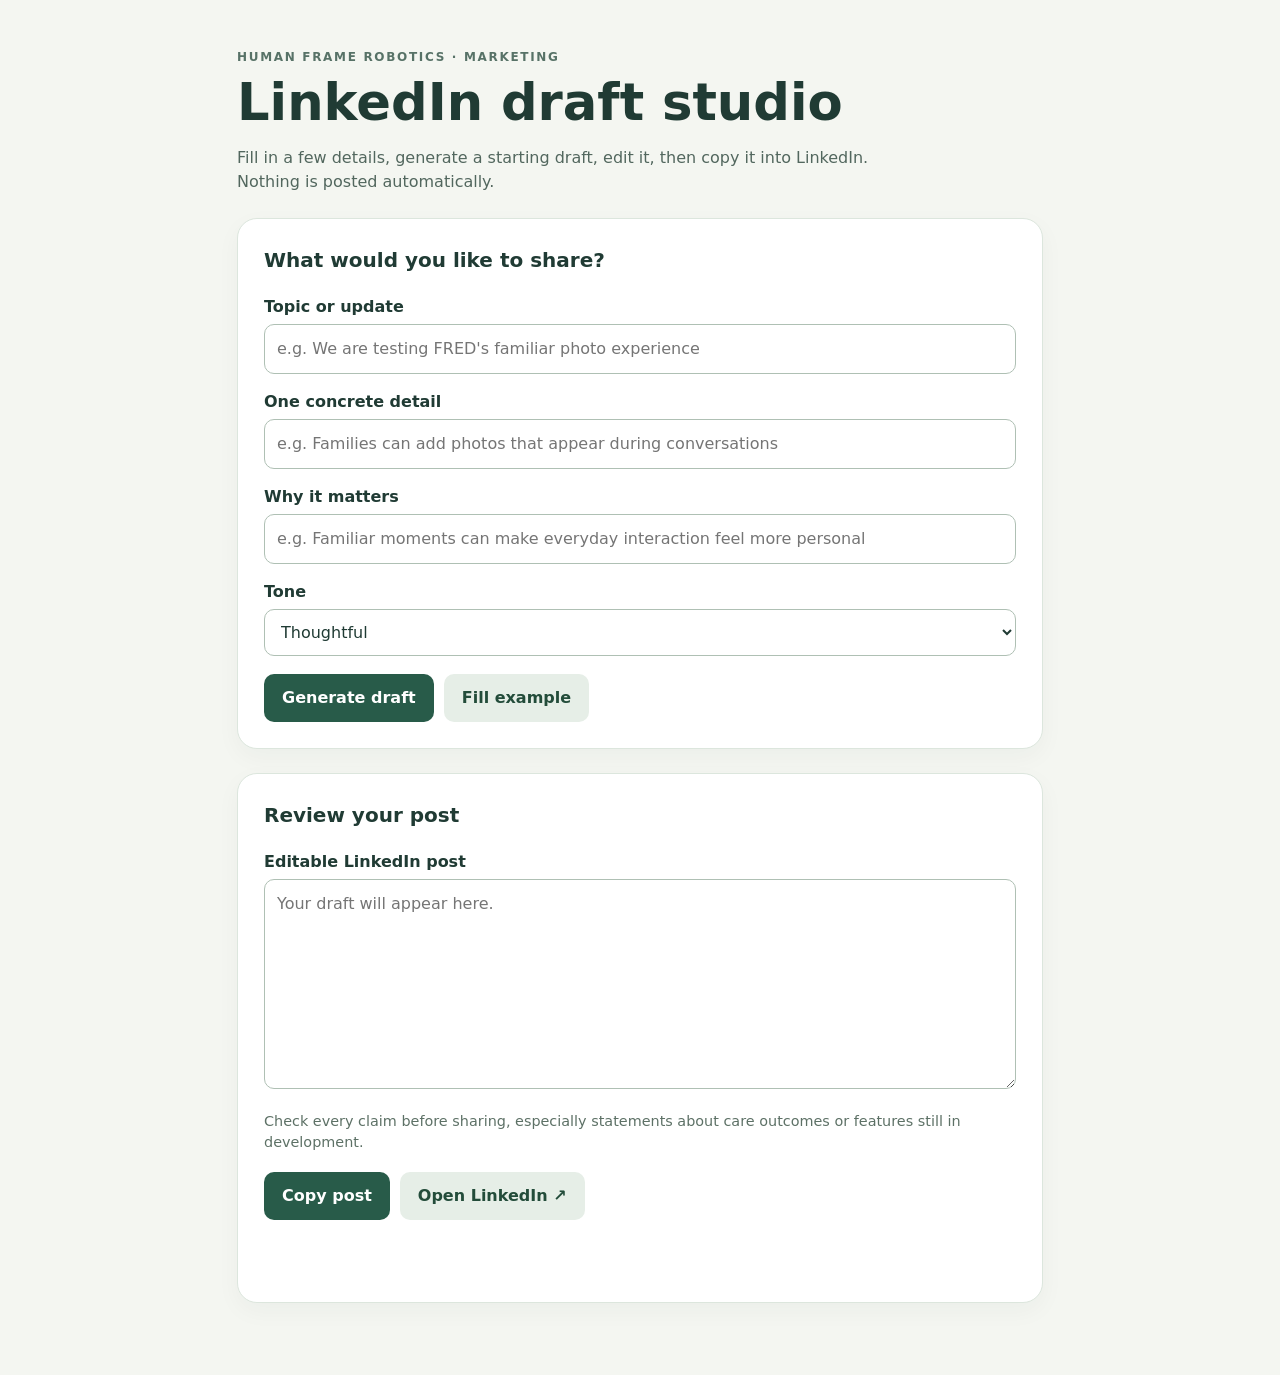
<file: marketing/index.html>
<!doctype html>
<html lang="en">
<head>
  <meta charset="utf-8">
  <meta name="viewport" content="width=device-width, initial-scale=1">
  <title>LinkedIn draft studio · Human Frame Robotics</title>
  <style>
    *{box-sizing:border-box}body{margin:0;background:#f4f6f1;color:#203b34;font:16px/1.5 system-ui,sans-serif}main{max-width:850px;margin:auto;padding:48px 22px}h1{font-size:clamp(2rem,5vw,3.2rem);line-height:1.1;margin:8px 0 12px}h2{font-size:1.25rem;margin:0 0 20px}.eyebrow{font-weight:750;letter-spacing:.14em;text-transform:uppercase;font-size:.75rem;color:#577267}.intro{color:#52675e;max-width:650px}.card{background:white;border:1px solid #dce6dd;border-radius:20px;padding:26px;margin:24px 0;box-shadow:0 8px 25px #1d3d2e0a}label{display:block;font-weight:700;margin:16px 0 5px}input,select,textarea{width:100%;font:inherit;color:inherit;padding:12px;border:1px solid #afc0b4;border-radius:10px;background:white}textarea{min-height:210px;resize:vertical}button,.button{display:inline-block;border:0;border-radius:10px;background:#285b49;color:white;padding:12px 18px;font:inherit;font-weight:700;cursor:pointer;text-decoration:none}button.secondary,.button.secondary{background:#e6eee7;color:#234c3a}.actions{display:flex;gap:10px;flex-wrap:wrap;margin-top:18px}.hint{font-size:.9rem;color:#5d7166}#status{min-height:1.5em;font-weight:650}a{color:#285b49}input:focus-visible,select:focus-visible,textarea:focus-visible,button:focus-visible,a:focus-visible{outline:3px solid #cb8e42;outline-offset:2px}
  </style>
</head>
<body>
<main>
  <div class="eyebrow">Human Frame Robotics · Marketing</div>
  <h1>LinkedIn draft studio</h1>
  <p class="intro">Fill in a few details, generate a starting draft, edit it, then copy it into LinkedIn. Nothing is posted automatically.</p>
  <section class="card" aria-labelledby="details-title">
    <h2 id="details-title">What would you like to share?</h2>
    <label for="topic">Topic or update</label>
    <input id="topic" placeholder="e.g. We are testing FRED's familiar photo experience">
    <label for="detail">One concrete detail</label>
    <input id="detail" placeholder="e.g. Families can add photos that appear during conversations">
    <label for="takeaway">Why it matters</label>
    <input id="takeaway" placeholder="e.g. Familiar moments can make everyday interaction feel more personal">
    <label for="tone">Tone</label>
    <select id="tone"><option value="thoughtful">Thoughtful</option><option value="direct">Direct</option><option value="warm">Warm</option></select>
    <div class="actions"><button id="generate" type="button">Generate draft</button><button id="example" class="secondary" type="button">Fill example</button></div>
  </section>
  <section class="card" aria-labelledby="draft-title">
    <h2 id="draft-title">Review your post</h2>
    <label for="draft">Editable LinkedIn post</label>
    <textarea id="draft" placeholder="Your draft will appear here."></textarea>
    <p class="hint">Check every claim before sharing, especially statements about care outcomes or features still in development.</p>
    <div class="actions"><button id="copy" type="button">Copy post</button><a class="button secondary" href="https://www.linkedin.com/feed/" target="_blank" rel="noopener noreferrer">Open LinkedIn ↗</a></div>
    <p id="status" role="status" aria-live="polite"></p>
  </section>
</main>
<script>
  const $ = id => document.getElementById(id);
  $('example').addEventListener('click', () => {
    $('topic').value = 'We are building FRED, a robot companion project for people living with dementia and their caregivers';
    $('detail').value = 'Our prototype brings conversation, familiar photos, and gentle reminders together';
    $('takeaway').value = 'We are learning how everyday support can feel more familiar and personal';
    $('status').textContent = 'Example details filled in. Select Generate draft to continue.';
  });
  $('generate').addEventListener('click', () => {
    const topic = $('topic').value.trim();
    const detail = $('detail').value.trim();
    const takeaway = $('takeaway').value.trim();
    if (!topic) { $('status').textContent = 'Add a topic or update first.'; $('topic').focus(); return; }
    const opener = $('tone').value === 'warm' ? `We'd like to share an update: ${topic}.` : $('tone').value === 'direct' ? `${topic}.` : `An update from Human Frame Robotics: ${topic}.`;
    const paragraphs = [opener, detail && `${detail}.`, takeaway && `${takeaway}.`, 'We will share more as we continue developing FRED.'];
    $('draft').value = paragraphs.filter(Boolean).join('\n\n');
    $('status').textContent = 'Draft generated. Review and edit it before copying.';
    $('draft').focus();
  });
  $('copy').addEventListener('click', async () => {
    if (!$('draft').value.trim()) { $('status').textContent = 'Generate or write a post first.'; return; }
    try {
      await navigator.clipboard.writeText($('draft').value);
      $('status').textContent = 'Copied. Open LinkedIn and paste into a new post.';
    } catch {
      $('draft').select();
      $('status').textContent = 'Select Copy from your browser or press Command+C / Control+C, then paste into LinkedIn.';
    }
  });
</script>
</body>
</html>
</file>
